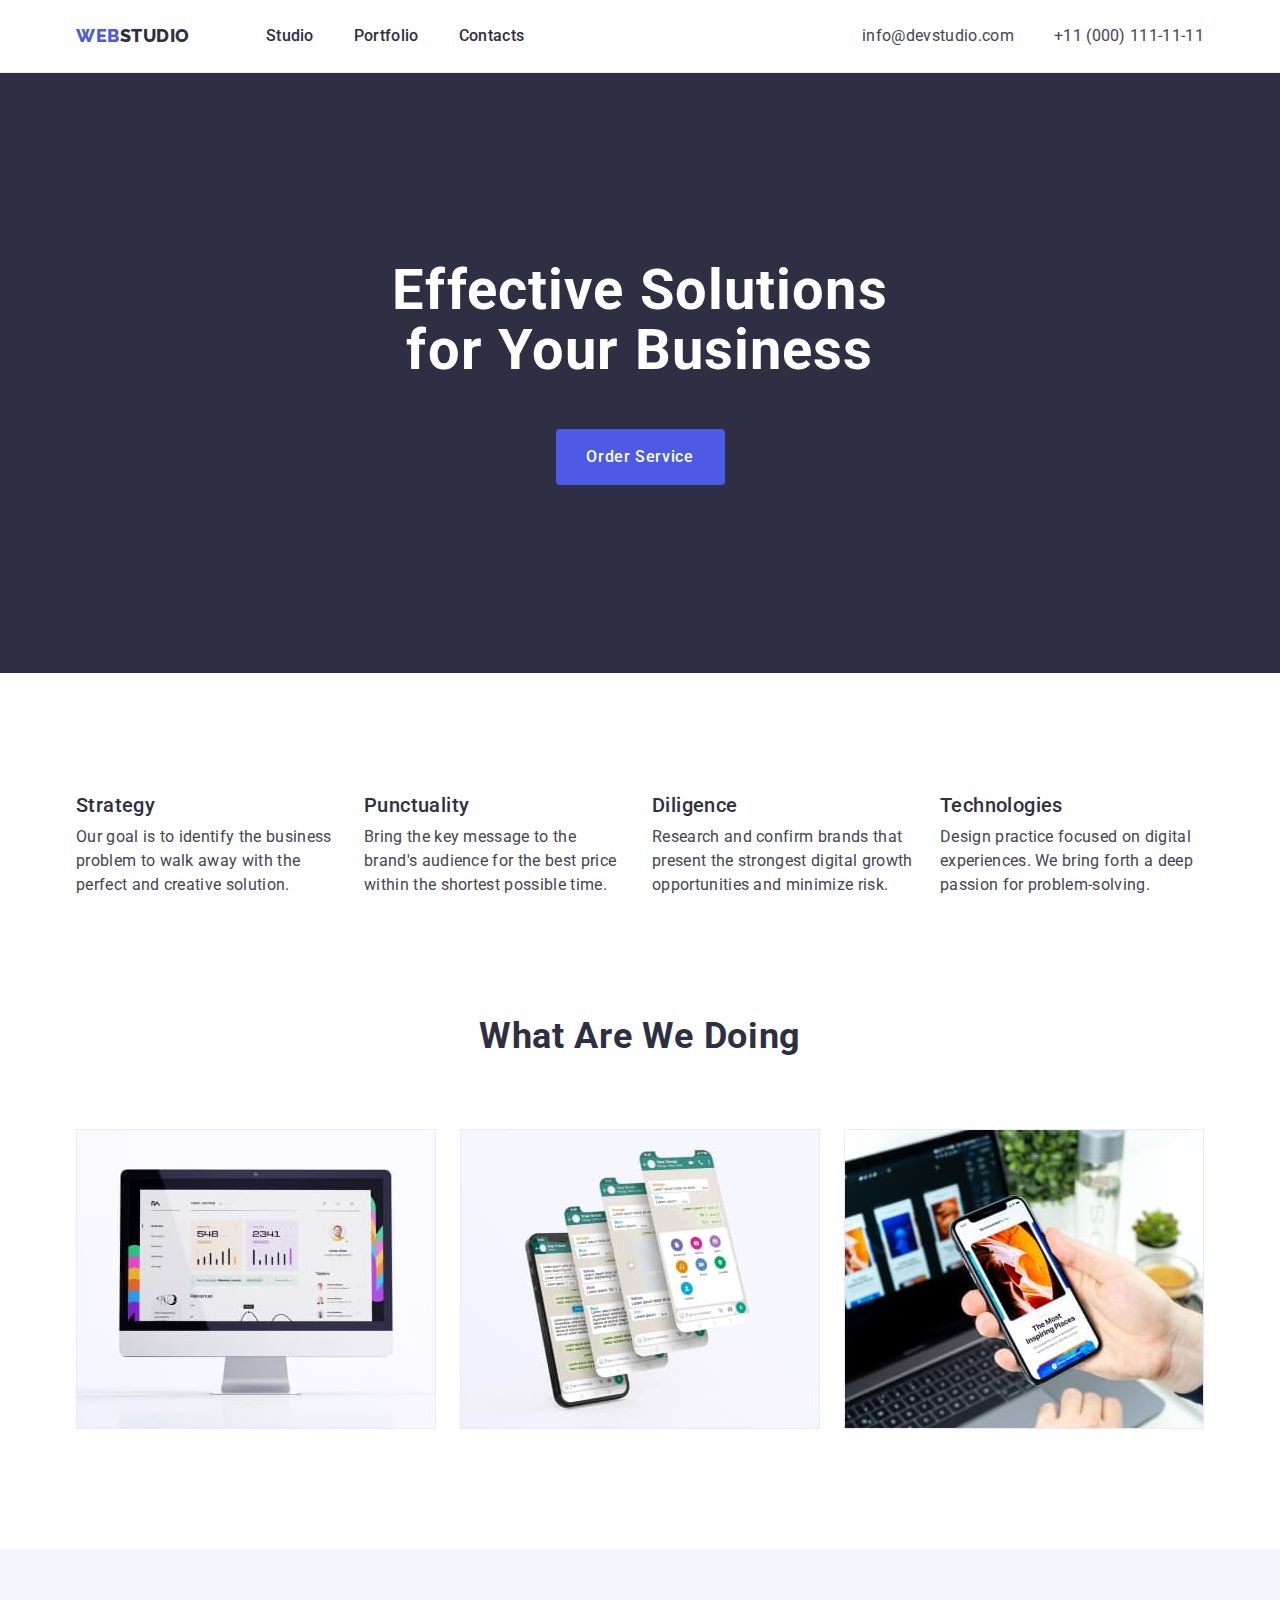
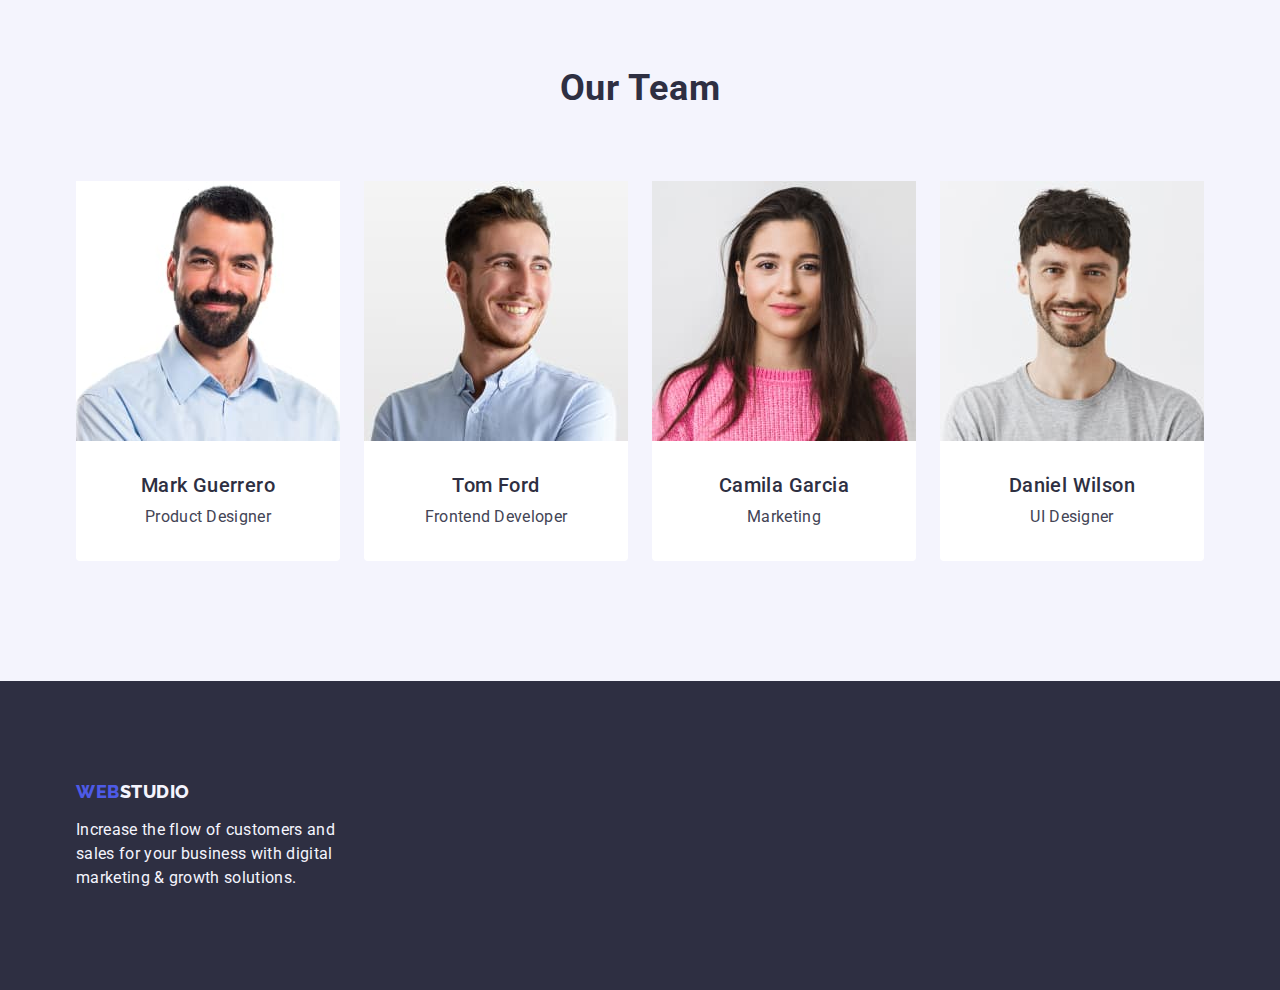
<file: index.html>
<!DOCTYPE html>
<html lang="en">
<head>
    <meta charset="UTF-8">
    <meta name="viewport" content="width=device-width, initial-scale=1.0">
    <title>zadaniedomowe2</title>

    <link rel="preconnect" href="https://fonts.googleapis.com">
    <link rel="preconnect" href="https://fonts.gstatic.com" crossorigin>
    <link href="https://fonts.googleapis.com/css2?family=Raleway:wght@800&family=Roboto:wght@400;500;700;900&display=swap"
        rel="stylesheet">
    
    <link
    rel="stylesheet"
    href="https://cdnjs.cloudflare.com/ajax/libs/modern-normalize/2.0.0/modern-normalize.min.css"
    integrity="sha512-4xo8blKMVCiXpTaLzQSLSw3KFOVPWhm/TRtuPVc4WG6kUgjH6J03IBuG7JZPkcWMxJ5huwaBpOpnwYElP/m6wg=="
    crossorigin="anonymous"
    referrerpolicy="no-referrer"
    />

    <link rel="stylesheet" href="./css/styles.css">
</head>

<body>
    <header class="header">
        <div class="container header-container">
        <nav class="nav-container">
            <a href="./index.html" class="logo link">Web<span class="logo-span">Studio</span></a>
            <ul class="nav-links list">
                <li><a href="./index.html" class="link">Studio</a></li>
                <li><a href="./portfolio.html" class="link">Portfolio</a></li>
                <li><a href="" class="link">Contacts</a></li>
            </ul>
        </nav>
        <address class="address">
            <ul class="address-links list">
                <li><a href="mailto:info@devstudio.com" class="link">info@devstudio.com</a></li>
                <li><a href="tel:+110001111111" class="link">+11 (000) 111-11-11</a></li>
            </ul>
        </address>
        </div>
    </header>

    <main>
        <!--Effective Solutions for Your Business-->
        <section class="title-background">
            <div class="container">
            <h1 class="title">Effective Solutions for Your Business</h1>
            <button type="button" class="filter-buttonone cursor">Order Service</button>
            </div>
        </section>
        
        <!--Strategy etc.-->
        <section class="sectiontwo">
            <div class="container">
            <h2 class="visually-hidden">Strategy ETC.</h2>
            <ul class="list list-sectiontwo">
                <li class="li-sectiontwo">
                    <h3 class="headerthree">Strategy</h3>
                    <p class="description">Our goal is to identify the business problem to walk away with the perfect and creative solution.</p>
                </li>
                <li class="li-sectiontwo">
                    <h3 class="headerthree">Punctuality</h3>
                    <p class="description">Bring the key message to the brand's audience for the best price within the shortest possible time.</p>
                </li>
                <li class="li-sectiontwo">
                    <h3 class="headerthree">Diligence</h3>
                    <p class="description">Research and confirm brands that present the strongest digital growth opportunities and minimize risk.</p>
                </li>
                <li class="li-sectiontwo">
                    <h3 class="headerthree">Technologies</h3>
                    <p class="description">Design practice focused on digital experiences. We bring forth a deep passion for problem-solving.</p>
                </li>
            </ul>
            </div>
        </section>

        <!--What Are We Doing-->
        <section class="sectionthree">
            <div class="container">
            <h2 class="headertwo">What are we doing</h2>
            <ul class="list list-sectionthree">
                <li class="li-sectrionthree"><img src="./images/WhatAreWeDoing-img1.jpg" alt="Computer photo" width="360" height="300"></li>
                <li class="li-sectrionthree"><img src="./images/WhatAreWeDoing-img2.jpg" alt="Mobiles photo" width="360" height="300"></li>
                <li class="li-sectrionthree"><img src="./images/WhatAreWeDoing-img3.jpg" alt="Computer and mobile photo" width="360" height="300"></li>
            </ul>
            </div>
        </section>

        <!--Our Team-->
        <section class="team-background sectionfour">
            <div class="container">
            <h2 class="headertwo">Our Team</h2>
            <ul class="list list-sectionfour">
                <li class="card-background">
                    <img src="./images/OurTeam-img1.jpg" alt="Man in a blue shirt with a beard" width="264" height="260">
                    <div class="worker">
                        <h3 class="headerthree worker-headerthree">Mark Guerrero</h3>
                        <p class="description worker-description">Product Designer</p>
                    </div>
                </li>
                <li class="card-background">
                    <img src="./images/OurTeam-img2.jpg" alt="Man in a blue shirt with short stubble" width="264" height="260">
                    <div class="worker">
                        <h3 class="headerthree worker-headerthree">Tom Ford</h3>
                        <p class="description worker-description">Frontend Developer</p>
                    </div>
                </li>
                <li class="card-background">
                    <img src="./images/OurTeam-img3.jpg" alt="Woman in a pink sweater" width="264" height="260">
                    <div class="worker">
                        <h3 class="headerthree worker-headerthree">Camila Garcia</h3>
                        <p class="description worker-description">Marketing</p>
                    </div>
                </li>
                <li class="card-background">
                    <img src="./images/OurTeam-img4.jpg" alt="Man in a gray T-shirt" width="264" height="260">
                    <div class="worker">
                        <h3 class="headerthree worker-headerthree">Daniel Wilson</h3>
                        <p class="description worker-description">UI Designer</p>
                    </div>
                </li>
            </ul>
            </div>
        </section>
    </main>

    <footer class="footer-background">
        <div class="container">
        <a href="./index.html" class="logo link footer-style">Web<span class="logo-spantwo">Studio</span></a>
        <p class="footer-description">Increase the flow of customers and sales for your business with digital marketing & growth solutions.</p>
        </div>
    </footer>
</body>
</html>
</file>
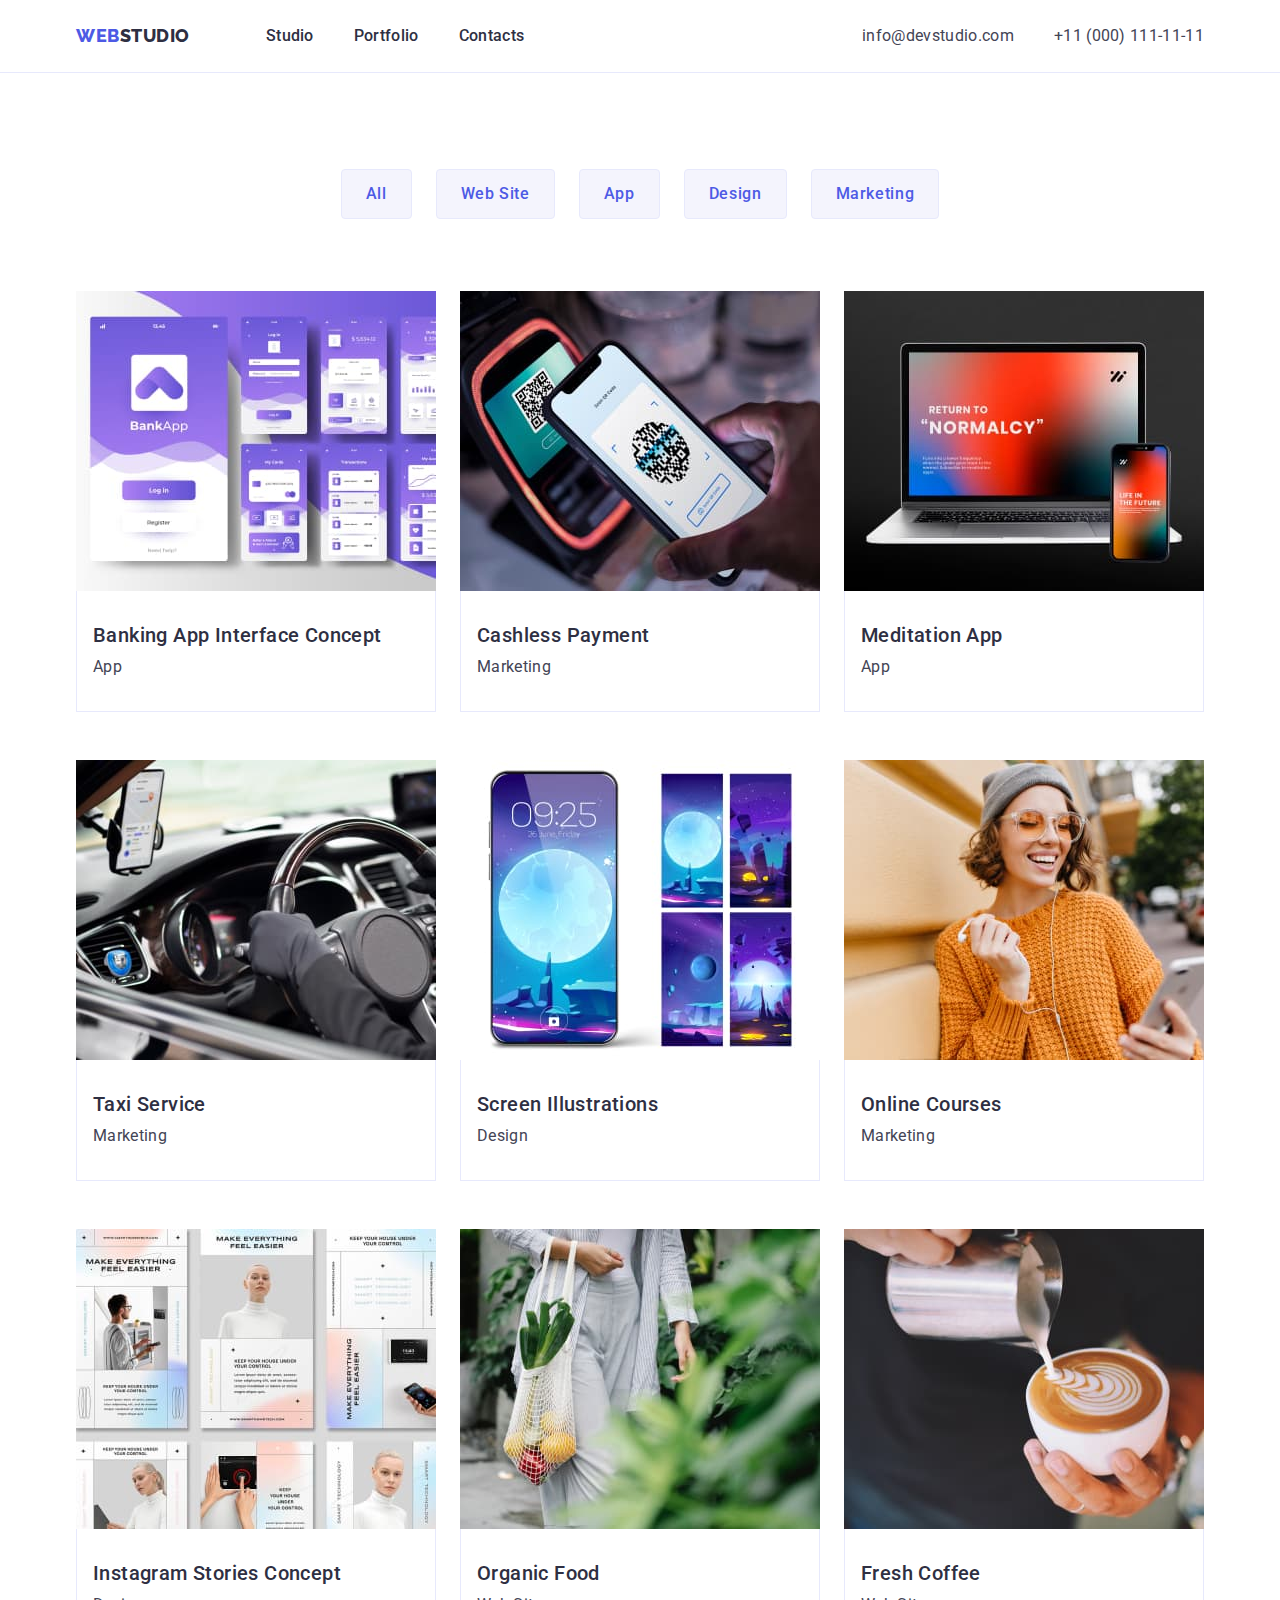
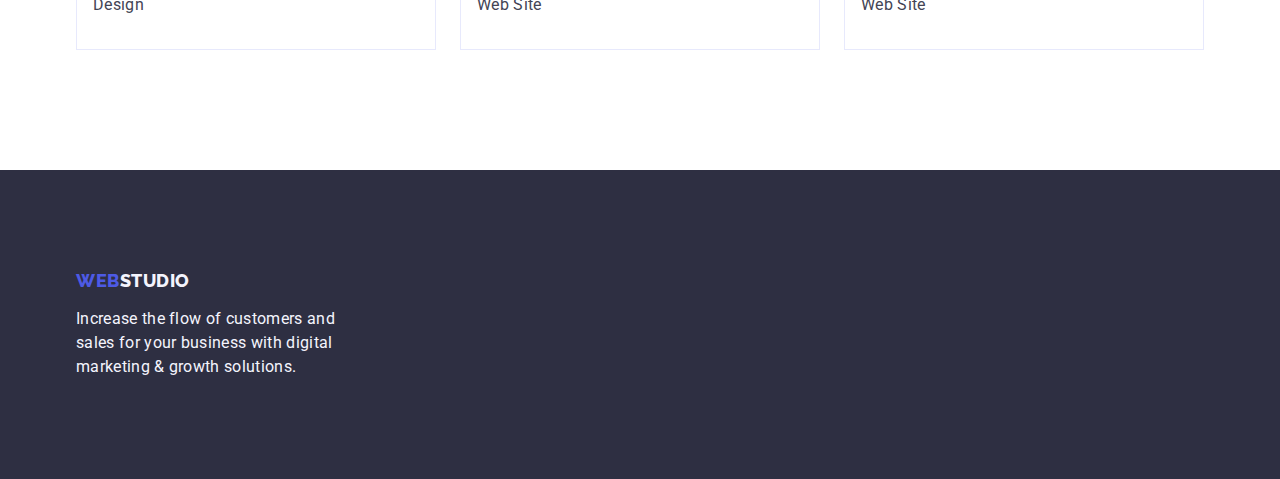
<file: portfolio.html>
<!DOCTYPE html>
<html lang="en">
<head>
    <meta charset="UTF-8">
    <meta name="viewport" content="width=device-width, initial-scale=1.0">
    <title>zadaniedomowe2</title>

    <link rel="preconnect" href="https://fonts.googleapis.com">
    <link rel="preconnect" href="https://fonts.gstatic.com" crossorigin>
    <link href="https://fonts.googleapis.com/css2?family=Raleway:wght@800&family=Roboto:wght@400;500;700;900&display=swap"
        rel="stylesheet">

    <link
    rel="stylesheet"
    href="https://cdnjs.cloudflare.com/ajax/libs/modern-normalize/2.0.0/modern-normalize.min.css"
    integrity="sha512-4xo8blKMVCiXpTaLzQSLSw3KFOVPWhm/TRtuPVc4WG6kUgjH6J03IBuG7JZPkcWMxJ5huwaBpOpnwYElP/m6wg=="
    crossorigin="anonymous"
    referrerpolicy="no-referrer"
    />

    <link rel="stylesheet" href="./css/styles.css">
</head>

<body>
    <header class="header">
        <div class="container header-container">
            <nav class="nav-container">
                <a href="./index.html" class="logo link">Web<span class="logo-span">Studio</span></a>
                <ul class="nav-links list">
                    <li><a href="./index.html" class="link">Studio</a></li>
                    <li><a href="./portfolio.html" class="link">Portfolio</a></li>
                    <li><a href="" class="link">Contacts</a></li>
                </ul>
            </nav>
            <address class="address">
                <ul class="address-links list">
                    <li><a href="mailto:info@devstudio.com" class="link">info@devstudio.com</a></li>
                    <li><a href="tel:+110001111111" class="link">+11 (000) 111-11-11</a></li>
                </ul>
            </address>
        </div>
    </header>

    <main>
      <section class="portfolio">
        <div class="container">
        <h1 class="visually-hidden">Portfolio</h1>
        <ul class="filters-list list">
            <li>
                <button type="button" class="filter-button cursor">All</button>
            </li>
            <li>
                <button type="button" class="filter-button cursor">Web Site</button>
            </li>
            <li>
                <button type="button" class="filter-button cursor">App</button>
            </li>
            <li>
                <button type="button" class="filter-button cursor">Design</button>
            </li>
            <li>
                <button type="button" class="filter-button cursor">Marketing</button>
            </li>
        </ul>
        <ul class="list list-portfolio">
            <li class="li-portfolio">
                <a class="link">
                <img src="./images/Portfolio1-bankapp.jpg" alt="BankApp Photo" width="360" height="300">
                <div class="div-portfolio">
                    <h2 class="headerthree">Banking App Interface Concept</h2>
                    <p class="description">App</p>
                </div>
                </a>
            </li>
            <li class="li-portfolio">
                <a class="link">
                <img src="./images/Portfolio2-cashless.jpg" alt="Cashless Payment Photo" width="360" height="300">
                <div class="div-portfolio">
                    <h2 class="headerthree">Cashless Payment</h2>
                    <p class="description">Marketing</p>
                </div>
                </a>
            </li>
            <li class="li-portfolio">
                <a class="link">
                <img src="./images/Portfolio3-meditation.jpg" alt="Computer and mobile photo" width="360" height="300">
                <div class="div-portfolio">
                    <h2 class="headerthree">Meditation App</h2>
                    <p class="description">App</p>
                </div>
                </a>
            </li>
            <li class="li-portfolio">
                <a class="link">
                <img src="./images/Portfolio4-taxi.jpg" alt="Car photo" width="360" height="300">
                <div class="div-portfolio">
                    <h2 class="headerthree">Taxi Service</h2>
                    <p class="description">Marketing</p>
                </div>
                </a>
            </li>
            <li class="li-portfolio">
                <a class="link">
                <img src="./images/Portfolio5-screen.jpg" alt="Mobiles photo with different screen illustrations" width="360" height="300">
                <div class="div-portfolio">
                    <h2 class="headerthree">Screen Illustrations</h2>
                    <p class="description">Design</p>
                </div>
                </a>
            </li>
            <li class="li-portfolio">
                <a class="link">
                <img src="./images/Portfolio6-onlinecourses.jpg" alt="Girl in a yellow sweater with a mobile" width="360" height="300">
                <div class="div-portfolio">
                    <h2 class="headerthree">Online Courses</h2>
                    <p class="description">Marketing</p>
                </div>
                </a>
            </li>
            <li class="li-portfolio">
                <a class="link">
                <img src="./images/Portfolio7-instagram.jpg" alt="Various website design photos" width="360" height="300">
                <div class="div-portfolio">
                    <h2 class="headerthree">Instagram Stories Concept</h2>
                    <p class="description">Design</p>
                </div>
                </a>
            </li>
            <li class="li-portfolio">
                <a class="link">
                <img src="./images/Portfolio8-organicfood.jpg" alt="Person carrying fruits and vegetables" width="360" height="300">
                <div class="div-portfolio">
                    <h2 class="headerthree">Organic Food</h2>
                    <p class="description">Web Site</p>
                </div>
                </a>
            </li>
            <li class="li-portfolio">
                <a class="link">
                <img src="./images/Portfolio9-coffee.jpg" alt="Coffee photo" width="360" height="300">
                <div class="div-portfolio">
                    <h2 class="headerthree">Fresh Coffee</h2>
                    <p class="description">Web Site</p>
                </div>
                </a>
            </li>
        </ul>
        </div>
      </section>
    </main>

    <footer class="footer-background">
        <div class="container">
        <a href="./index.html" class="logo link footer-style">Web<span class="logo-spantwo">Studio</span></a>
        <p class="footer-description">Increase the flow of customers and sales for your business with digital marketing & growth solutions.</p>
        </div>
    </footer>
</body>
</html>
</file>
<file: css/styles.css>
:root {
    --primary-brand-color: #4D5AE5;
    --pressed-state-color: #404BBF;
    --dark-color: #2E2F42;
    --success-color: #31D0AA;
    --text-color: #434455;
    --subtle-text-color: #8E8F99;
    --accent-color: #E7E9FC;
    --light-color: #F4F4FD;
    --modal-overlay-color: #2E2F4266;
    --hero-background-color: #2E2F42B2;
    --white-background-color: #FFFFFF;
    --modal-background-color: #FCFCFC;
}

body {
    font-family: "Roboto", sans-serif;
    color: var(--text-color);
    background-color: var(--white-background-color);
}

.nav-links .link {
    color: var(--dark-color);
    font-size: 16px;
    font-weight: 500;
    line-height: 1.5;
    letter-spacing: 0.32px;
    padding: 24px 0;
}

.address-links .link {
    color: var(--text-color);
    font-size: 16px;
    line-height: 1.5;
    letter-spacing: 0.32px;
}

.address-links .link:hover,
.address-links .link:focus,
.address-links .link:active,
.nav-links .link:hover,
.nav-links .link:focus,
.nav-links .link:active {
    color: var(--pressed-state-color)
}

.address {
    font-style: normal;
    padding: 24px 0;
}

.link {
    text-decoration: none;
}

.list {
    list-style: none;
}

.filter-button {
    background-color: var(--light-color);
    color: var(--primary-brand-color);
    font-family: inherit;
    font-size: 16px;
    font-weight: 500;
    line-height: 1.5;
    letter-spacing: 0.64px;
    padding: 12px 24px;
    border: 1px solid var(--accent-color);
    border-radius: 4px;
}

.filter-buttonone {
    background-color: var(--primary-brand-color);
    color: var(--white-background-color);
    font-family: inherit;
    font-size: 16px;
    font-weight: 500;
    line-height: 1.5;
    letter-spacing: 0.64px;
    display: block;
    margin: 0 auto;
    min-width: 169px;
    height: 56px;
    border: none;
    border-radius: 4px;
}

.filter-button:hover,
.filter-button:focus,
.filter-buttonone:hover,
.filter-buttonone:focus {
    background-color: var(--pressed-state-color);
    color: var(--white-background-color);
    border: 1px solid transparent;
}

.cursor {
    cursor: pointer;
}

.logo {
    color: var(--primary-brand-color);
    font-family: "Raleway", sans-serif;
    font-size: 18px;
    font-weight: 800;
    line-height: 1.17;
    letter-spacing: 0.54px;
    text-transform: uppercase;
    margin-right: 76px;
}

.logo-span {
    color: var(--dark-color);
}

.logo-spantwo {
    color: var(--light-color)
}

.title-background {
    background-color: var(--dark-color);
    padding: 188px 0;
}

.title {
    color: var(--white-background-color);
    text-align: center;
    font-size: 56px;
    font-weight: 700;
    line-height: 1.07;
    letter-spacing: 1.12px;
    display: block;
    margin: 0 auto;
    max-width: 496px;
    padding-bottom: 48px;
}

.team-background {
    background-color: var(--light-color);
}

.headertwo {
    color: var(--dark-color);
    text-align: center;
    font-size: 36px;
    font-weight: 700;
    line-height: 1.11;
    letter-spacing: 0.72px;
    text-transform: capitalize;
    margin-bottom: 72px
}

.headerthree {
    color: var(--dark-color);
    font-size: 20px;
    font-weight: 500;
    line-height: 1.2;
    letter-spacing: 0.4px;
    margin-bottom: 8px;
}

.description {
    font-size: 16px;
    line-height: 1.5;
    letter-spacing: 0.32px;
}

.card-background {
    background-color: var(--white-background-color);
    flex-basis: calc((100% - 72px) / 4);
    border-radius: 0px 0px 4px 4px;
}

.footer-description {
    color: var(--light-color);
    font-size: 16px;
    line-height: 1.5;
    letter-spacing: 0.32px;
    width: 264px;
}

.footer-background {
    background-color: var(--dark-color);
    padding: 100px 0;
}

/* 3 */

.header {
    border-bottom: 1px solid var(--accent-color);
}

.container {
    width: 1158px;
    margin: 0 auto;
    padding: 0 15px;
}

.header-container {
    display: flex;
    justify-content: space-between;
}

.nav-container {
    display: flex;
    align-items: center;
}

.nav-links,
.address-links {
    display: flex;
    gap: 40px;
}

img {
    display: block;
}

.visually-hidden:not(:focus):not(:active) {
    position: absolute;
    width: 1px;
    height: 1px;
    margin: -1px;
    border: 0;
    padding: 0;
    white-space: nowrap;
    clip-path: inset(100%);
    clip: rect(0 0 0 0);
    overflow: hidden;
}

/* main */

.sectionthree {
    padding: 0 0 120px 0;
}

.sectiontwo,
.sectionfour {
    padding: 120px 0;
}

.list-sectiontwo,
.list-sectionthree,
.list-sectionfour {
    display: flex;
    gap: 24px;
}

.li-sectiontwo {
    flex-basis: calc((100% - 72px) / 4);
}

.li-sectrionthree {
    flex-basis: calc((100% - 3 * 16px) / 3);
}

.worker {
    padding: 32px 0;
}

.worker-headerthree {
    text-align: center;
    margin-bottom: 8px;
}

.worker-description {
    text-align: center;
}

/* portfolio */

.portfolio {
    padding: 96px 0 120px;
}

.filters-list {
    display: flex;
    justify-content: center;
    gap: 24px;
    margin-bottom: 72px;
}

.list-portfolio {
    display: flex;
    flex-wrap: wrap;
    column-gap: 24px;
    row-gap: 48px;
}

.li-portfolio {
    width: calc((100% - 48px) / 3);
}

.div-portfolio {
    padding: 32px 16px;
    border: 1px solid var(--accent-color);
    border-top: none;
}

.footer-style {
    display: inline-block;
    margin-bottom: 16px;
}

* {
    box-sizing: border-box;
    margin: 0;
    padding: 0;
}
</file>
